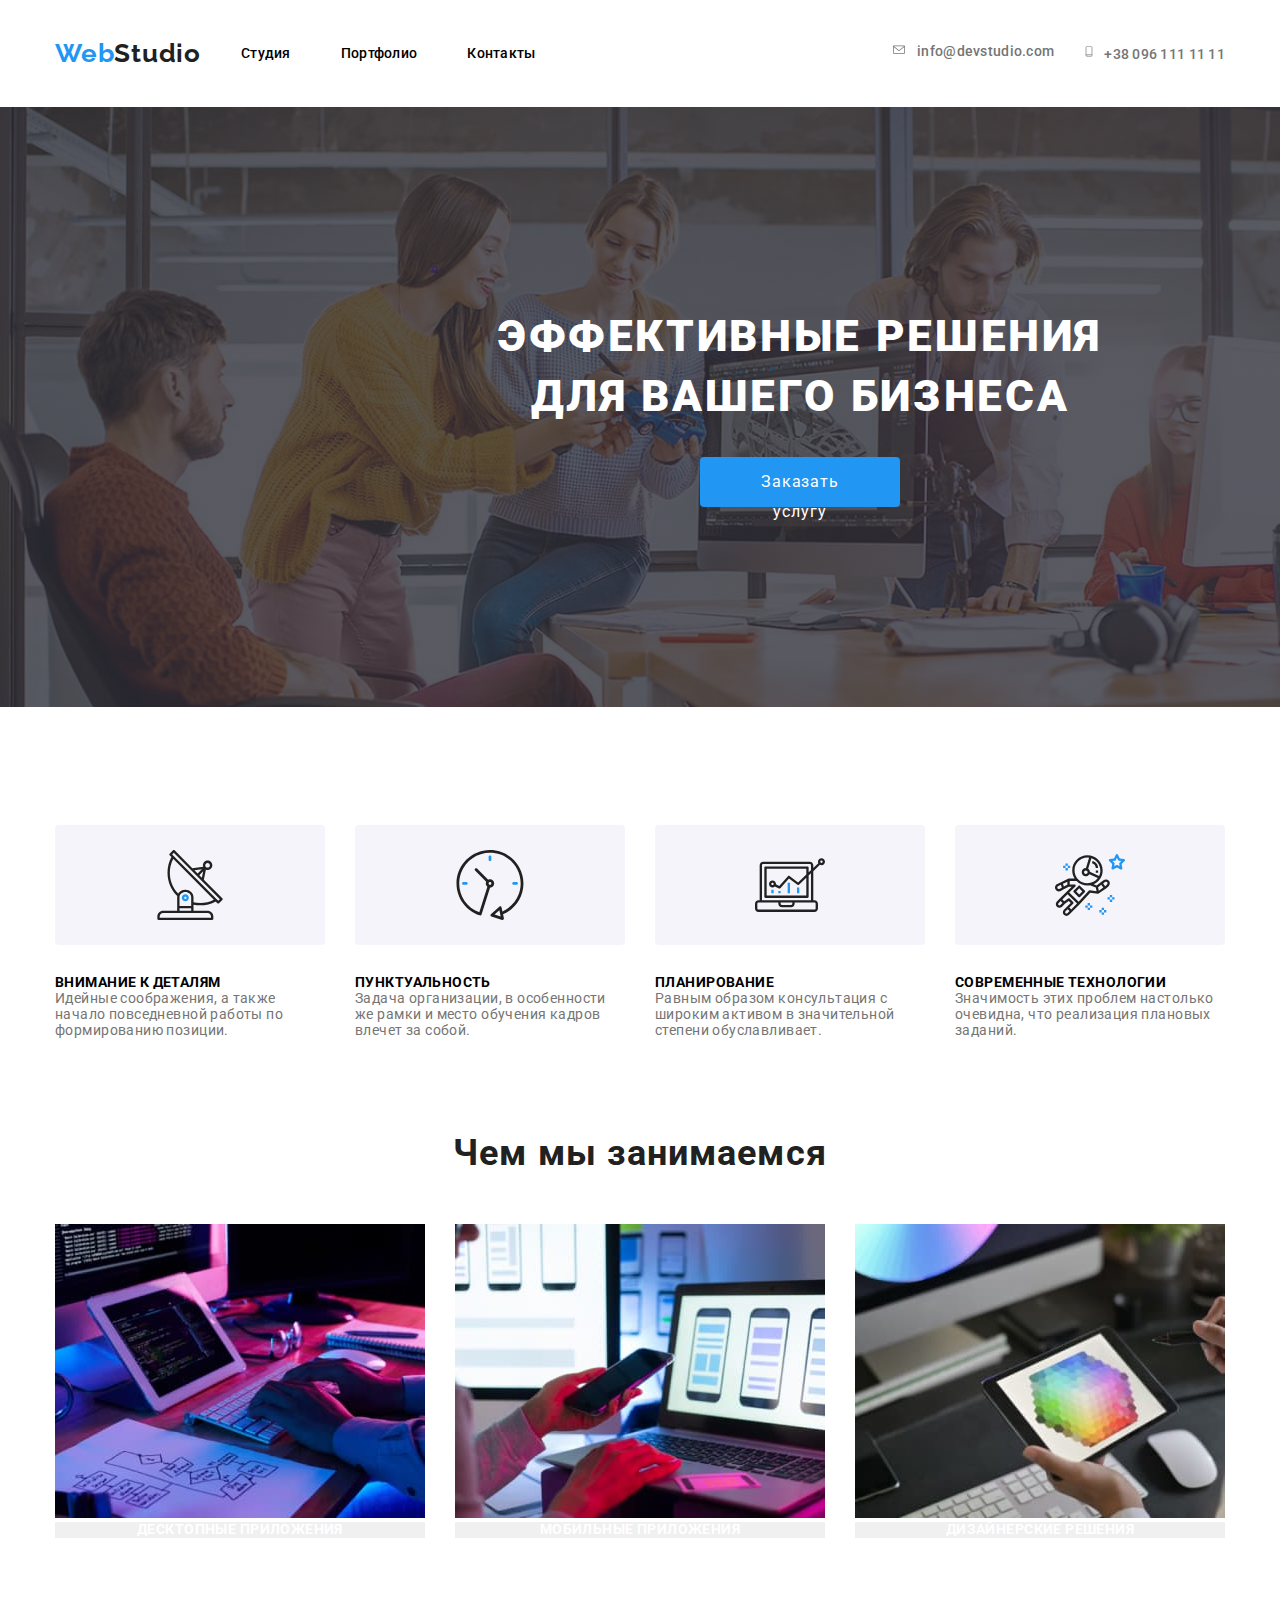
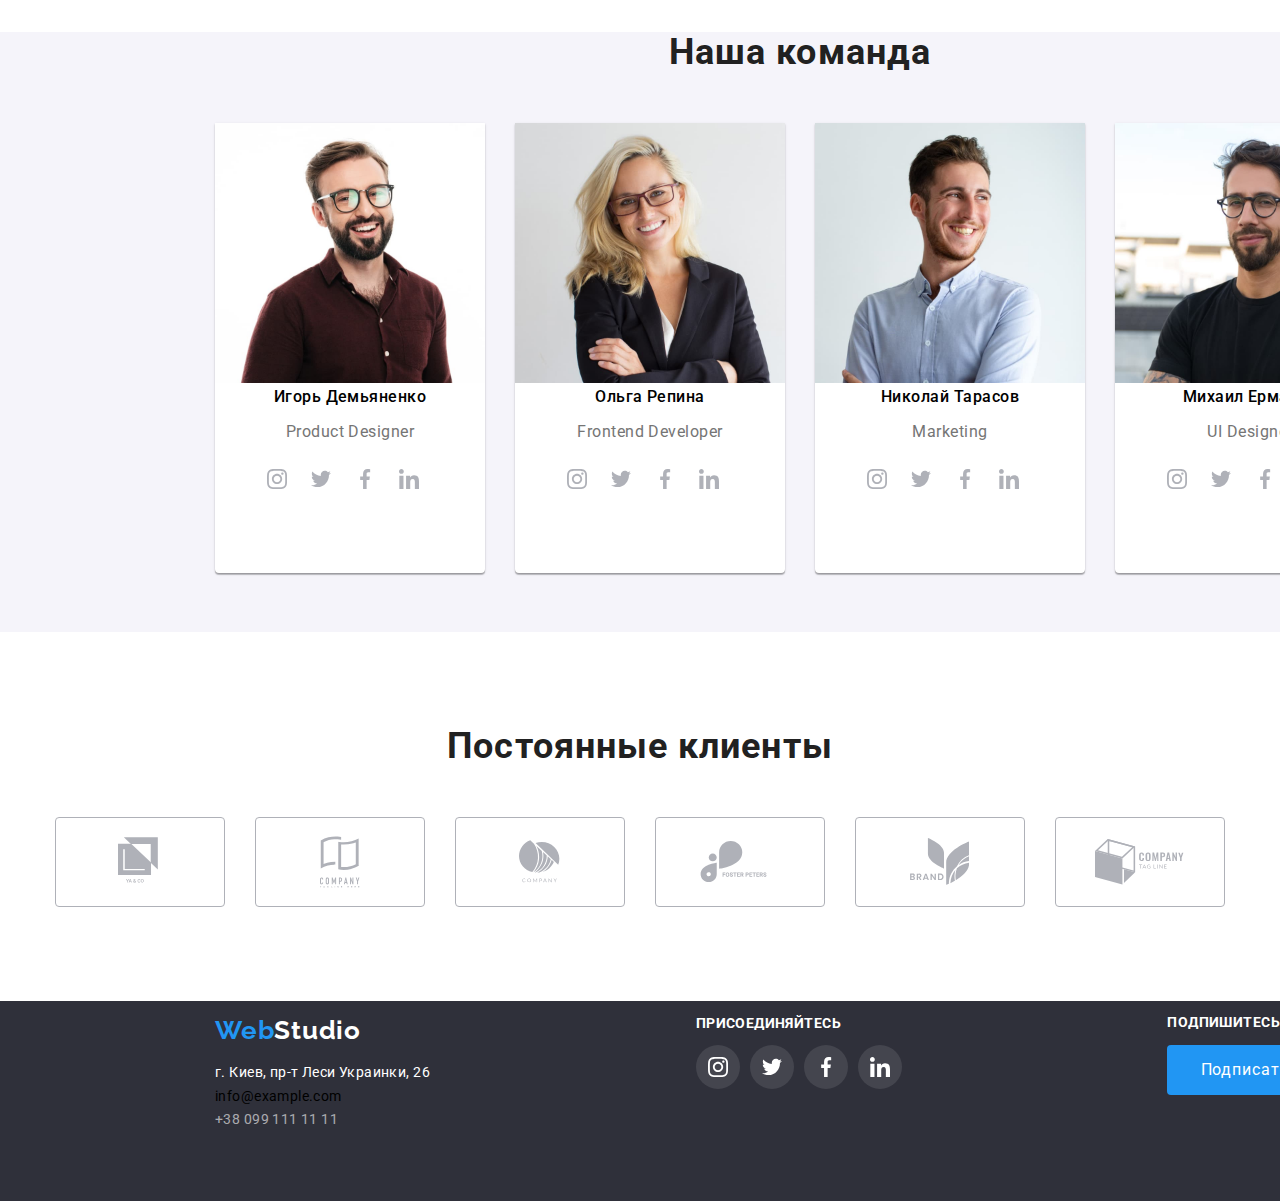
<file: index.html>
<!DOCTYPE html>
<html lang="ru">
  <head>
    <meta charset="UTF-8" />
    <meta name="viewport" content="width=device-width, initial-scale=1.0" />
    <title>Web Studio</title>
    <link rel="stylesheet" href="./css/normalize.css" />
    <link rel="stylesheet" href="./css/webstyles.css" />
    <link
      href="https://fonts.googleapis.com/css2?family=Raleway:wght@400;700&family=Roboto:wght@400;500;700&display=swap"
      rel="stylesheet"
    />
  </head>
  <body>
    <!--Шапка сайта-->
    <header>
      <div class="conteiner-a flexbox">
        <nav class="site-nav">
          <a href="/index.html" class="logo"
            ><span class="logo-part">Web</span>Studio</a
          >

          <ul class="menu-list">
            <li><a href="index.html" class="menu-link">Студия</a></li>
            <li><a href="portfolio.html" class="menu-link">Портфолио</a></li>
            <li><a href="#" class="menu-link">Контакты</a></li>
          </ul>
        </nav>

        <ul class="menu-contact">
          <li>
               <a class="menu-item " href="mailto:info@devstudio.com"
              >
              <svg class="icon-mail"  width="16" height="12">
                <use href="./images/дз4/sprite.svg#icon-envelope"></use>
              </svg>info@devstudio.com
              </a>
            
          </li>
          <li>
            <a class="menu-item" href="tell:+380961111111">
              <svg class="icon-smartphone"  width="10" height="15">
                <use href="./images/дз4/sprite.svg#icon-smartphone"></use>
              </svg>+38 096 111 11 11
            </a>
          </li>
        </ul>
      </div>
    </header>
    <!--название-->
    <main>
      <section class="overlay">
        <div class="conteiner-title">
          <h1 class="title">
            Эффективные решения <br />
            для вашего бизнеса
          </h1>
          <button class="button">Заказать услугу</button>
        </div>
      </section>

      <!--Особенности-->

      <section class="features">
        <div class="conteiner">
          <h2 class="hidden">Особенности</h2>
          <ul class="section">
            <li>
              <div class="features-block">
                <svg class="icon-features"  width="70" height="70" >
                  <use href="./images/дз4/особенности/spriteos.svg#icon-antenna"></use>
                </svg>
              </div>
              <h3 class="heading">Внимание к деталям</h3>
              <p class="text">
                Идейные соображения, а также начало повседневной работы по
                формированию позиции.
              </p>
            </li>
            <li>
              <div class="features-block">
                <svg class="icon-features"  width="70" height="70" >
                  <use href="./images/дз4/особенности/spriteos.svg#icon-clock"></use>
                </svg>
              </div>
              <h3 class="heading">Пунктуальность</h3>
              <p class="text">
                Задача организации, в особенности же рамки и место обучения
                кадров влечет за собой.
              </p>
            </li>
            <li>
              <div class="features-block">
                <svg class="icon-features"  width="70" height="70" >
                  <use href="./images/дз4/особенности/spriteos.svg#icon-diagram"></use>
                </svg>
              </div>
              <h3 class="heading">Планирование</h3>
              <p class="text">
                Равным образом консультация с широким активом в значительной
                степени обуславливает.
              </p>
            </li>
            <li>
              <div class="features-block">
                <svg class="icon-features"  width="70" height="70" >
                  <use href="./images/дз4/особенности/spriteos.svg#icon-astronaut"></use>
                </svg>
              </div>
              <h3 class="heading">Современные технологии</h3>
              <p class="text">
                Значимость этих проблем настолько очевидна, что реализация
                плановых заданий.
              </p>
            </li>
          </ul>
        </div>
      </section>
      <!--Чем мы занимаемся-->
      <section class="what-we-do">
        <div class="conteiner">
          <h2 class="subtitle">Чем мы занимаемся</h2>
          <ul class="section what">
            <li class="item">
              <img
                src="./images/дз4/новый макет/img1.jpg"
                alt="открыт ноутбук"
                width="370"
              />
              <h3 class="heading-item">Десктопные приложения</h3>
            </li>
            <li class="item">
              <img src="./images/дз4/новый макет/img2.jpg" alt="мобильный" width="370" />
              <h3 class="heading-item">Мобильные приложения</h3>
            </li>
            <li class="item">
              <img
                src="./images/дз4/новый макет/img3.jpg"
                alt="дизаин на мониторе"
                width="370"
              />
              <h3 class="heading-item">Дизайнерские решения</h3>
            </li>
          </ul>
        </div>
      </section>
      <!--Наша команда-->
      <section class="user">
        <div class="conteiner">
          <h2 class="subtitle">Наша команда</h2>
          <ul class="section our-team">
            <li class="our-items">
              <img
                src="./images/дз4/новый макет/Игорь1.jpg"
                alt="фото Игорь"
                width="270"
              />
              <h3 class="headline">Игорь Демьяненко</h3>
              <p class="caption">Product Designer</p>
              <ul class="social-flex">
                <li>
                  <a href="#" class="social">
                    <svg class="icon-social"  width="20" height="20" >
                      <use href="./images/дз4/sprite.svg#icon-instagram"></use>
                    </svg>
                    </a>
                </li>
                <li>
                  <a href="#" class="social">
                    <svg class="icon-social"  width="20" height="20" >
                      <use href="./images/дз4/sprite.svg#icon-tvitter"></use>
                    </svg>
                  </a>
                </li>
                <li>
                  <a href="#" class="social">
                    <svg class="icon-social"  width="20" height="20" >
                      <use href="./images/дз4/sprite.svg#icon-facebook"></use>
                    </svg>
                  </a>
                </li>
                <li>
                  <a href="#" class="social">
                    <svg class="icon-social"  width="20" height="20" >
                      <use href="./images/дз4/sprite.svg#icon-linkedin"></use>
                    </svg>
                  </a>
                  
                </li>
              </ul>
            </li>

            <li class="our-items">
              <img
                src="./images/дз4/новый макет/Ольга2.jpg"
                alt="фото Ольга"
                width="270"
              />
              <h3 class="headline">Ольга Репина</h3>
              <p class="caption">Frontend Developer</p>
              <ul class="social-flex">
                <li>
                  <a href="#" class="social">
                      <svg class="icon-social"  width="20" height="20" >
                        <use href="./images/дз4/sprite.svg#icon-instagram"></use>
                      </svg>
                  </a>
                </li>
                <li>
                  <a href="#" class="social">
                    <svg class="icon-social"  width="20" height="20" >
                      <use href="./images/дз4/sprite.svg#icon-tvitter"></use>
                    </svg>
                  </a>
                </li>
                <li>
                  <a href="#" class="social">
                    <svg class="icon-social"  width="20" height="20" >
                      <use href="./images/дз4/sprite.svg#icon-facebook"></use>
                    </svg>
                  </a>
                </li>
                <li>
                  <a href="#" class="social">
                    <svg class="icon-social"  width="20" height="20" >
                      <use href="./images/дз4/sprite.svg#icon-linkedin"></use>
                    </svg>
                  </a>
                </li>
              </ul>
            </li> 

            <li class="our-items">
              <img
                src="./images/дз4/новый макет/Николай3.jpg"
                alt="фото Николай"
                width="270"
              />
              <h3 class="headline">Николай Тарасов</h3>
              <p class="caption">Marketing</p>
              <ul class="social-flex">
                <li>
                  <a href="#" class="social">
                    <svg class="icon-social"  width="20" height="20" >
                      <use href="./images/дз4/sprite.svg#icon-instagram"></use>
                    </svg>
                  </a>
                </li>
                <li>
                  <a href="#" class="social">
                    <svg class="icon-social"  width="20" height="20" >
                      <use href="./images/дз4/sprite.svg#icon-tvitter"></use>
                    </svg>
                  </a>
                </li>
                <li>
                  <a href="#" class="social">
                    <svg class="icon-social"  width="20" height="20" >
                      <use href="./images/дз4/sprite.svg#icon-facebook"></use>
                    </svg>
                  </a>
                </li>
                <li>
                  <a href="#" class="social">
                    <svg class="icon-social"  width="20" height="20" >
                      <use href="./images/дз4/sprite.svg#icon-linkedin"></use>
                    </svg>
                  </a>
                  </li>
              </ul>
            </li>

            <li class="our-items">
              <img src="./images/дз4/новый макет/Михаил4.jpg" alt="фото Михаил" width="270" />
              <h3 class="headline">Михаил Ермаков</h3>
              <p class="caption">UI Designer</p>
              <ul class="social-flex">
                <li>
                  <a href="#" class="social">
                    <svg class="icon-social"  width="20" height="20" >
                      <use href="./images/дз4/sprite.svg#icon-instagram"></use>
                    </svg>
                  </a>
                </li>
                <li>
                  <a href="#" class="social">
                    <svg class="icon-social"  width="20" height="20" >
                      <use href="./images/дз4/sprite.svg#icon-tvitter"></use>
                    </svg>
                  </a>
                </li>
                <li>
                    <a href="#" class="social">
                      <svg class="icon-social"  width="20" height="20" >
                        <use href="./images/дз4/sprite.svg#icon-facebook"></use>
                      </svg>
                    </a>
                </li>
                <li>                  
                    <a href="#" class="social">
                      <svg class="icon-social"  width="20" height="20" >
                        <use href="./images/дз4/sprite.svg#icon-linkedin"></use>
                      </svg>
                    </a>
                </li>
              </ul>
            </li>
          </ul>
        </div>
      </section>
      <!--Постоянные клиенты-->
      <section class="section">
        <div class="conteiner">
          <h2 class="subtitle">Постоянные клиенты</h2>
          <ul class="section regular-client">
            <li class="clients-list">
              <a href="" class="client-sprite">
                <svg class="client-icon" width="44" height="49" >
                  <use href="./images/дз4/sprite_client.svg#icon-logo1"></use>
                </svg>
              </a>
            </li>
            <li class="clients-list">
              <a href="" class="client-sprite">
                <svg class=""  width="40" height="52" >
                  <use href="./images/дз4/sprite_client.svg#icon-logo2"></use>
                </svg>
              </a>
            </li>
            <li class="clients-list">
              <a href="" class="client-sprite">
                <svg class=""  width="41" height="43" >
                  <use href="./images/дз4/sprite_client.svg#icon-logo3"></use>
                </svg>
              </a>
            </li>
            <li class="clients-list">
              <a href="" class="client-sprite">
                <svg class=""  width="80" height="42" >
                  <use href="./images/дз4/sprite_client.svg#icon-logo4"></use>
                </svg>
              </a>
            </li>
            <li class="clients-list">
              <a href="" class="client-sprite">
                <svg class="client-logo"  width="59" height="47" >
                  <use href="./images/дз4/sprite_client.svg#icon-logo5"></use>
                </svg>
              </a>
            </li>
            <li class="clients-list">
              <a href="" class="client-sprite">
                <svg class=""  width="89" height="46" >
                  <use href="./images/дз4/sprite_client.svg#icon-logo6"></use>
                </svg>
              </a>
            </li>
          </ul>
        </div>
      </section>
    </main>
    <!--Подвал-->
    <footer class="footer">
      <div class="conteiner">
        <div class="footer-blok">
          <p>
            <a href="/index.html" class="logo-footer"
              ><span class="logo-footerpart">Web</span>Studio</a
            >
          </p>
          <address class="address">
            <ul class="block-padding">
              <li class="contacts">
                <a href=""></a>г. Киев, пр-т Леси Украинки, 26
              </li>
              <li class="contacts-item">
                <a href="mailto:info@example.com">info@example.com</a>
              </li>
              <li class="contacts-item">
                <a href="tel:+380991111111"></a>+38 099 111 11 11
              </li>
            </ul>
          </address>
        </div>
        <div class="footer-blok">
          <p class="heder-social">присоединяйтесь</p>
          <ul class="footer-social block-padding">
            <li class="link-items">
              <a href="#" class="soc-footer">
                <svg class="icon-soc-footer"  width="20" height="20" >
                  <use href="./images/дз4/sprite.svg#icon-instagram"></use>
                </svg>
              </a>
            </li>
            <li class="link-items">
              <a href="#" class="soc-footer">
                <svg class="icon-soc-footer"  width="20" height="20" >
                  <use href="./images/дз4/sprite.svg#icon-tvitter"></use>
                </svg>
              </a>
            </li>
            <li class="link-items">
              <a href="" class="soc-footer">
                <svg class="icon-soc-footer"  width="20" height="20" >
                  <use href="./images/дз4/sprite.svg#icon-facebook"></use>
                </svg>
              </a>
            </li>
            <li class="link-items">
              <a href="" class="soc-footer">
                <svg class="icon-soc-footer"  width="20" height="20" >
                  <use href="./images/дз4/sprite.svg#icon-linkedin"></use>
                </svg>
              </a>
            </li>
          </ul>
        </div>
        <div class="footer-blok">
          <p class="aside">Подпишитесь на рассылку</p>
          <button class="button fly">Подписаться</button>
        </div>
      </div>
    </footer>
  </body>
</html>
</file>
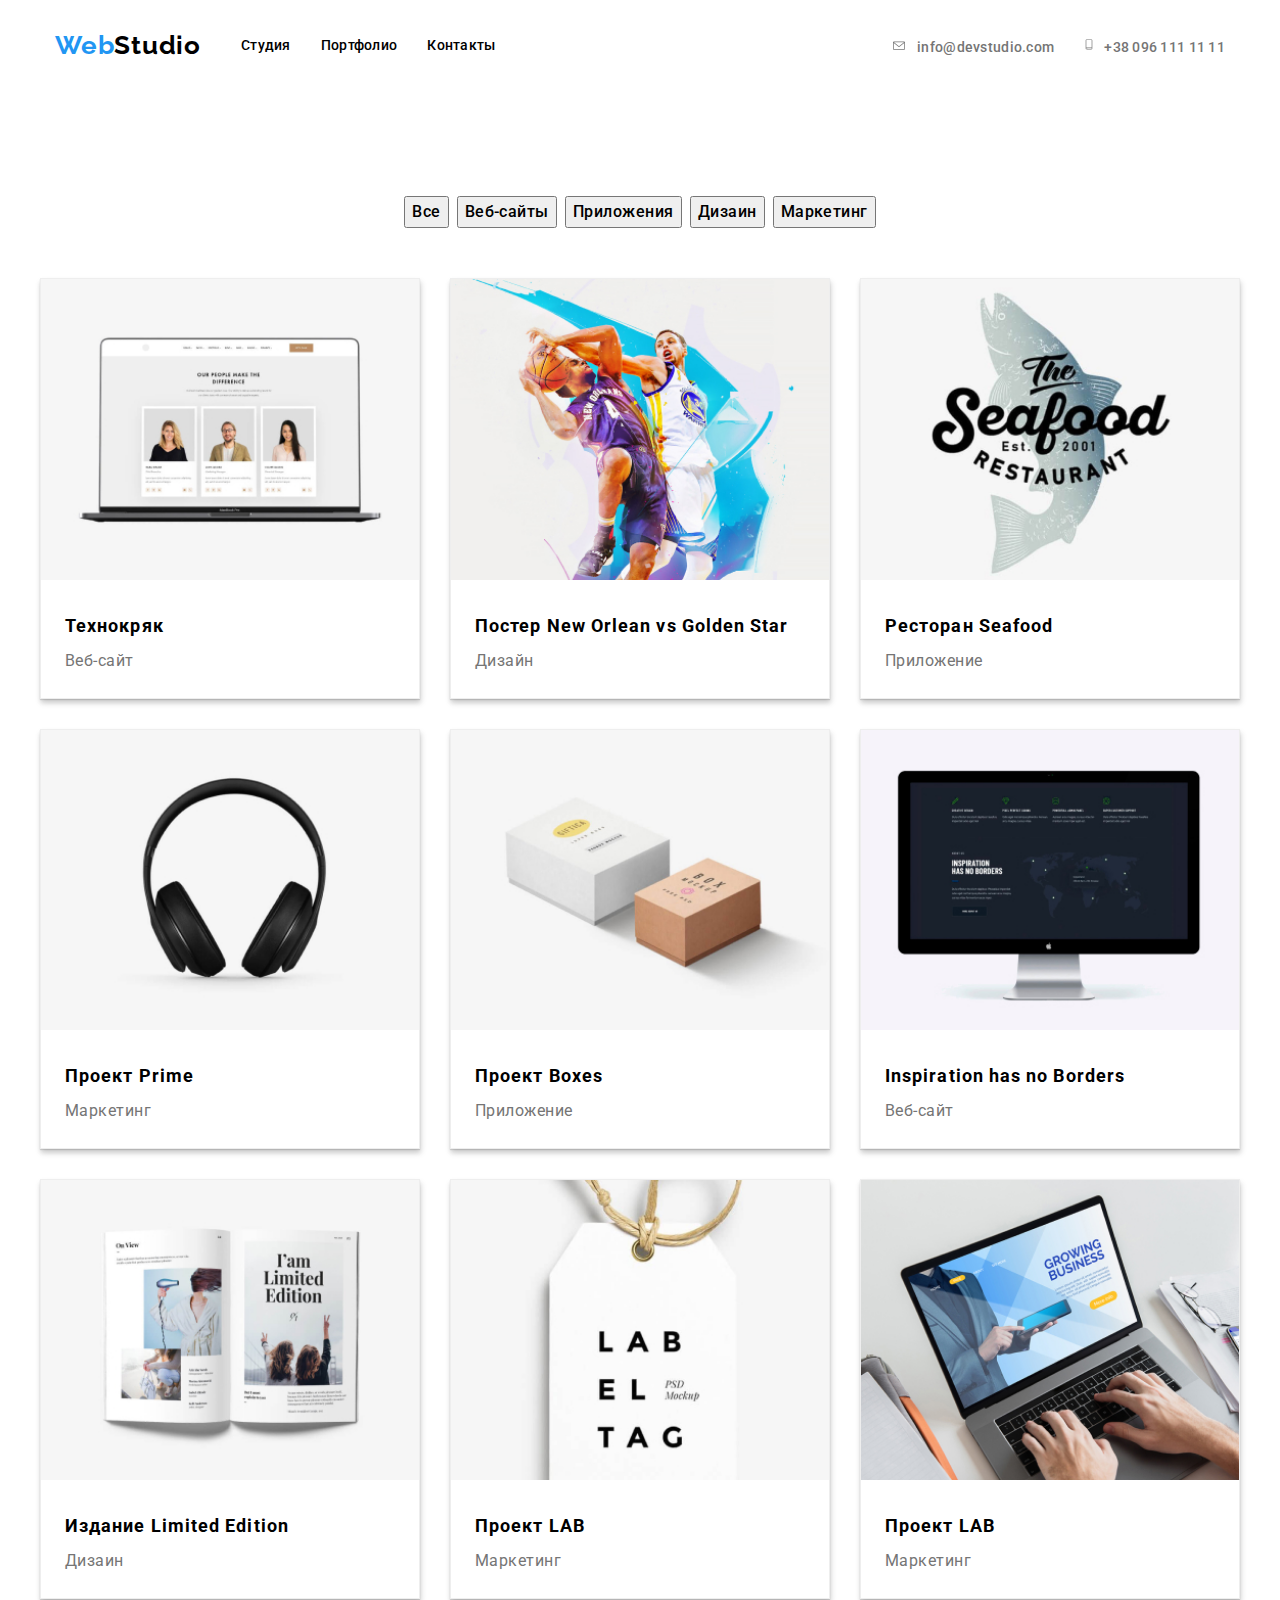
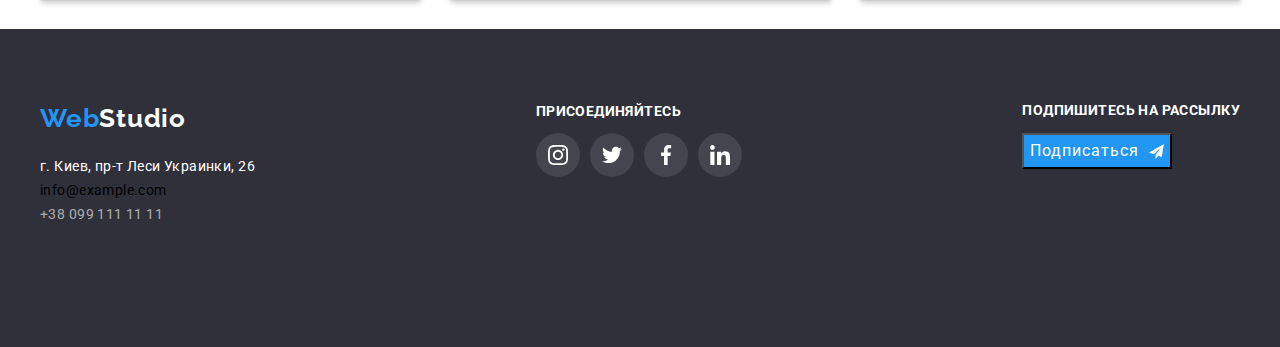
<file: portfolio.html>
<!DOCTYPE html>
<html lang="ru">
  <head>
    <meta charset="UTF-8" />
    <meta name="viewport" content="width=, initial-scale=1.0" />
    <title>Портфолио</title>
    <link rel="stylesheet" href="./css/portfoliostyles.css" />
    <link rel="stylesheet" href="./css/normalize.css" />
    <link
      href="https://fonts.googleapis.com/css2?family=Raleway:wght@400;700&family=Roboto:wght@400;500;700&display=swap"
      rel="stylesheet"
    />
  </head>
  <body>
    <!--Шапка сайта-->
    <header class="container-heder">
      <div class="main-nav">
        <nav class="nav">
          <p>
            <a href="/index.html" class="logo"><span class="logo-part">Web</span>Studio</a>
          </p>
          <ul class="menu-items flex-nav">
            <li><a href="index.html" class="menu-link">Студия</a></li>
            <li><a href="portfolio.html" class="menu-link">Портфолио</a></li>
            <li><a href="#" class="menu-link">Контакты</a></li>
          </ul>
        </nav>
        <ul class="menu-items">
          <li>
            <a class="menu-item " href="mailto:info@devstudio.com"
           >
           <svg class="icon-mail"  width="16" height="12">
             <use href="./images/дз4/sprite.svg#icon-envelope"></use>
           </svg>info@devstudio.com
           </a>
         
       </li>
       <li>
         <a class="menu-item" href="tell:+380961111111">
           <svg class="icon-smartphone"  width="10" height="15">
             <use href="./images/дз4/sprite.svg#icon-smartphone"></use>
           </svg>+38 096 111 11 11
         </a>
       </li>

        </ul>
        
      </div>
      
    </header>
    <!--Портфолио-->
    <main>
      <section class="section">
        <h1 class="caption">Портфолио</h1>
        <div class="container">
             <ul class="menu-button container-filter">
                <li><button class="btn" type="button">Все</button></li>
                <li><button class="btn" type="button">Веб-сайты</button></li>
                <li><button class="btn" type="button">Приложения</button></li>
                <li><button class="btn" type="button">Дизаин</button></li>
                <li><button class="btn" type="button">Маркетинг</button></li>
                </ul>
  
          <ul class="container-list">
            <li class="container-li">
              <a href="#"><img src="./images/img1.jpg" alt="фото1 специалистов" width="100%" />
              <div class="block-text">
                <h2 class="title">Технокряк</h2>
              <p class="subtitle">Веб-сайт</p>
               <p class="text">
                Технокряк это современная площадка распространения коронавируса.
                Компании используют эту платформу для цифрового шпионажа и атак на
                защищённые сервера конкурентов.
              </p>
              </div>
              </a>
                                        
            </li>
            <li class="container-li">
              <a href="#"><img src="./images/img2.jpg" alt="фото2 баскетболисты" width="100%" />
              <div class="block-text">
                <h2 class="title">Постер New Orlean vs Golden Star</h2>
              <p class="subtitle">Дизайн</p>
              <p class="text">
                Технокряк это современная площадка распространения коронавируса.
                Компании используют эту платформу для цифрового шпионажа и атак на
                защищённые сервера конкурентов.
              </p>
              </div>
              </a>
              </li>
            <li class="container-li">
              <a href="#"><img src="./images/img3.jpg" alt="фото3 seafood" width="100%" />
                <div class="block-text">
                <h2 class="title">Ресторан Seafood</h2>
              <p class="subtitle">Приложение</p>
              <p class="text">
                Технокряк это современная площадка распространения коронавируса.
                Компании используют эту платформу для цифрового шпионажа и атак на
                защищённые сервера конкурентов.
              </p>
              </div>
            </a>
            </li>
            <li class="container-li">
              <a href="#"><img src="./images/img4.jpg" alt="фото4 наушники" width="100%" />
                <div class="block-text">
              <h2 class="title">Проект Prime</h2>
              <p class="subtitle">Маркетинг</p>
              <p class="text">
                Технокряк это современная площадка распространения коронавируса.
                Компании используют эту платформу для цифрового шпионажа и атак на
                защищённые сервера конкурентов.
              </p>
                </div>
              </a>
            </li>
            <li class="container-li">
              <a href="#"><img src="./images/img5.jpg" alt="фото5 две коробки" width="100%" />
                <div class="block-text">
              <h2 class="title">Проект Boxes</h2>
              <p class="subtitle">Приложение</p>
              <p class="text">
                Технокряк это современная площадка распространения коронавируса.
                Компании используют эту платформу для цифрового шпионажа и атак на
                защищённые сервера конкурентов.
              </p>
               </div>
              </a>
            </li>
            <li class="container-li">
              <a href="#">
                <img src="./images/img6.jpg" alt="фото6 открыт сайт на мониторе" width="100%" />
              <div class="block-text">
              <h2 class="title">Inspiration has no Borders</h2>
              <p class="subtitle">Веб-сайт</p>
              <p class="text">
                Технокряк это современная площадка распространения коронавируса.
                Компании используют эту платформу для цифрового шпионажа и атак на
                защищённые сервера конкурентов.
              </p>
              </div>
              </a>
              </li>
            <li class="container-li">
              <a href="#">
              <img src="./images/img7.jpg" alt="журнал Limited Edition" width="100%" />
              <div class="block-text">
              <h2 class="title">Издание Limited Edition</h2>
              <p class="subtitle">Дизаин</p>
              <p class="text">
                Технокряк это современная площадка распространения коронавируса.
                Компании используют эту платформу для цифрового шпионажа и атак на
                защищённые сервера конкурентов.
              </p>
              </div>
              </a>
            </li>
        
            <li class="container-li">
              <a href="#">
              <img src="./images/img8.jpg" alt="реклама" width="100%" />
              <div class="block-text">
              <h2 class="title">Проект LAB</h2>
              <p class="subtitle">Маркетинг</p>
              <p class="text">
                Технокряк это современная площадка распространения коронавируса.
                Компании используют эту платформу для цифрового шпионажа и атак на
                защищённые сервера конкурентов.
              </p>
              </div>
              </a>
            </li>
            <li class="container-li">
              <a href="#">
              <img src="./images/img9.jpg" alt="открыт ноутбук" width="100%" />
              <div class="block-text">
              <h2 class="title">Проект LAB</h2>
              <p class="subtitle">Маркетинг</p>
              <p class="text">
                Технокряк это современная площадка распространения коронавируса.
                Компании используют эту платформу для цифрового шпионажа и атак на
                защищённые сервера конкурентов.
              </p>
              </div>
              </a>

            </li>
          </ul>
        
        </div>
      </section>
            
    </main>
    <!--Подвал-->
    <footer class="footer">
      <div class="container">
            <div class="footer-blok">
              <p>
                <a href="/index.html" class="logo-footer"><span class="logo-footerpart">Web</span>Studio</a></p>
              <address class="address">
                <ul class="block-padding">
                  <li class="contacts"><a href=""></a>г. Киев, пр-т Леси Украинки, 26</li>
                  <li class="contacts-item"><a href="mailto:info@example.com">info@example.com</a></li>
                  <li class="contacts-item"><a href="tel:+380991111111"></a>+38 099 111 11 11</li>
                </ul>
              </address>
            </div>
            <div class="footer-blok">
              <p class="heder-social">присоединяйтесь</p>
              <ul class="footer-social block-padding">
                <li class="link-items">
                  <a href="#" class="soc-footer">
                    <svg class="icon-soc-footer"  width="20" height="20" >
                      <use href="./images/дз4/sprite.svg#icon-instagram"></use>
                    </svg>
                  </a>
                </li>
                <li class="link-items">
                  <a href="#" class="soc-footer">
                    <svg class="icon-soc-footer"  width="20" height="20" >
                      <use href="./images/дз4/sprite.svg#icon-tvitter"></use>
                    </svg>
                  </a>
                </li>
                <li class="link-items">
                  <a href="" class="soc-footer">
                    <svg class="icon-soc-footer"  width="20" height="20" >
                      <use href="./images/дз4/sprite.svg#icon-facebook"></use>
                    </svg>
                  </a>
                </li>
                <li class="link-items">
                  <a href="" class="soc-footer">
                    <svg class="icon-soc-footer"  width="20" height="20" >
                      <use href="./images/дз4/sprite.svg#icon-linkedin"></use>
                    </svg>
                  </a>
                </li>
              </ul>
            </div>
            <div class="footer-blok">
              <p class="aside">Подпишитесь на рассылку</p>
              <button class="button fly">Подписаться</button>
            </div>
      </div>   
    </footer>
  </body>
</html>
</file>
<file: css/webstyles.css>
/*Домашнее задание 4*/


.menu-link:focus,
.menu-link:hover {
  color:  #2196f3;
  fill:  #2196f3;
}

a {
  text-decoration:none;
color: #000 
}
/*Хедер*/
.overlay {
background-image: linear-gradient(
  
 rgba(47, 48, 58, 0.8),
 rgba(47, 48, 58, 0.8)
    
 ), url(../images/дз4/Header.jpg);
  background-color: #000000;
  background-size: cover;
  background-repeat: no-repeat;
  background-position: center;
  margin-bottom: 94px;
  margin-left: auto;
  margin-right: auto;
  height: 600px;
  width: 1600px;
}

.title {
  padding-top: 200px
}
/*контакты в шапке*/

.menu-item {
   color: #757575;
  fill: #757575;
}

.menu-item:focus,
.menu-item:hover {
  color:  #2196f3;
  fill:  #2196f3;
}


  .icon-mail {
  margin-right: 10px;
  width: 16px;
  height: 12px;
  fill: currentColor;
  }


  .icon-smartphone{
  margin-right: 10px;
  width: 10px;
  height: 15px;
  fill: currentColor;
  }


}
/*.mail::before {
  display: inline-block;
  background-image: url(../images/дз4/envelope.svg);
  background-size: contain;
  background-repeat: no-repeat;
  background-position: center;
  background-position: bottom;
  padding-right: 20px;
    width: 15px;
  height: 15px;
  align-self: flex-end;
  content: "" ;*/
  

}
/*
.mob::before {
  display: inline-block;
  content: "" ;
  background-image: url(../images/дз4/smartphone.svg);
  background-size: cover;
  width: 15px;
  height: 15px;
  padding-right: 20px;
  background-size: contain;
  background-repeat: no-repeat;
  background-position: bottom;
  align-self: flex-end;*/

}
  /*особенности */

.feature li:not(:last-child) {
  margin-right: 30px;
  padding:  0;
  margin: 0;
}


.features-block {
   display:flex;
    height: 120px;
    width: 270px;
   background-color: #F5F4FA;
   border-radius: 4px;
   margin-bottom: 30px;
   align-items: center;
   justify-content: center;
}


.icon-features{
   height: 70px;
    width: 70px;
    
}



.social {
  display: flex;
  align-items: center;
  justify-content: center;
  width: 44px;
  height: 44px;
  border-radius: 50%;
  padding: 0;
  margin: 0;
  color:#afb1b8 ;
  
}


.social:hover,
.social:focus {
   background-color: var(--accent-color);
   color: #ffffff;
}

.icon-social {
  fill: currentColor;
  
 
}


/*постоянные клиенты*/

.client-sprite {
  display: flex;
  align-items: center;
  justify-content: center;
  width: 170px;
  height: 90px;
  border-radius: 4px;
  border: 1px solid #afb1b8;
  color: #afb1b8;
 
}
.client-sprite:hover,
.client-sprite:focus {
  color: var(--accent-color);
  border-color: var(--accent-color);
}

.client-sprite {
  fill: currentColor;

}
.client-icon {
  width: 44px;
  height: 59px;
}

/*наша команда*/
.our-items {
box-shadow: 0px 1px 3px rgba(0, 0, 0, 0.12), 0px 1px 1px rgba(0, 0, 0, 0.14), 0px 2px 1px rgba(0, 0, 0, 0.2);
border-radius: 0px 0px 4px 4px;}




/*соцсети футер*/



.soc-footer {
  
  justify-content: center;
  align-items: center;
  display: flex;
  width: 44px;
  height: 44px;
  background-color: rgba(255, 255, 255, 0.1);
  fill: #ffffff;
  border-radius: 50%;
}

.soc-footer:hover,
.soc-footer:focus {
background-color: var(--accent-color);
}


/*кнопка футер*/
 .fly::after {
   display:inline-block;
   content: "";
   width: 15px;
   height: 15px;
   margin-left: 10px;
   background-image: url(../images/дз4/fly.svg);
   background-size: contain;
   background-repeat: no-repeat;
   background-position: right;
  
 }
 




:root {
   --main-txt-color: #212121;
   --part-txt-color: #ffffff;
  --accent-color: #2196f3;
  --accent-bg-color: #2196f3;
  --main-bg-color: #ffffff;
  --sec-txt-color: #757575;
  --features-bg-color: #f5f4fa;
  --footer-bg-color: #2f303a;
  }
html {
  box-sizing: border-box;
}
*,
*::before,
*::after{
  box-sizing: inherit;
}

  .site-nav {
    display: flex;
    align-items: center;
    margin-right: auto;
    letter-spacing: 0.02em;
  
  }
  .conteiner-a {
    width: 1200px;
    padding: 0 15px;
    margin: 0 auto;
  }

 .conteiner {
  width: 1200px;
  padding: 0 15px;
  margin: 0 auto;
  margin-bottom: 94px;
  /*outline: 2px solid #2196f3;*/
  
}

.flexbox {
  display: flex;
  /*
  justify-content: flex-end;*/
  
}



body {
font-family: "Roboto", sans-serif;
font-style: normal;
font-weight: bold;
font-size: 14px;
line-height: 1.14;
letter-spacing: 0.03em;
  background:var(--main-bg-color);
}
.title {
font-family: "Roboto", sans-serif;
color: var(--part-txt-color);
font-style: normal;
font-weight: 900;
font-size: 44px;
line-height: 1.36;
text-align: center;
letter-spacing: 0.06em;
text-transform: uppercase;

margin-bottom: 30px;

}
.conteiner-title{
  width: 1200px;
  padding: 0 15px;
  margin: 0 auto;
/* outline: 2px solid #2196f3;*/

  display: flex;
  flex-direction: column;
align-items: center;

}
  

h1,h2, h3, h4{
  margin: 0;
}
.logo{
font-family: "Raleway", sans-serif;
font-style: normal;
font-weight: bold;
font-size: 26px;
line-height: 1.19;
letter-spacing: 0.03em;
text-decoration: none;
color: var(--main-txt-color);
}
.logo-part {
  color:var(--accent-color);
}
.hidden {
color: var(--part-txt-color);
}
.menu-link {
  font-style: normal;
  font-weight: 500;
  font-size: 14px;
  line-height: 1.14;
  letter-spacing: 0.02em;
  text-decoration: none;
}
.menu-list {
  list-style: none;
  display: flex;
  }
  .menu-list li {
  padding-top: 30px;
  padding-bottom: 30px;
 
margin-right: 50px;

  }
  .menu-contact{
  list-style: none;
  text-decoration: none;
  display: flex;
  }
  .menu-contact li {
  padding-top: 30px;
  padding-bottom: 30px;
/*outline: 2px solid #2196f3;*/
 margin-right: 30px;
  }
.menu-item {
font-style: normal;
text-decoration: none;
font-weight: 500;
font-size: 14px;
line-height: 1.14px;
letter-spacing: 0.02em; 
color: var(--sec-txt-color)
  }
.menu-contact li:nth-child(2n+0){
  margin-right: 0;
}

  /*.menu-item:focus,
  .menu-item:hover {
  color: var(--accent-color);*/
  }

.menu-link:focus,
.menu-link:hover {
  color:var(--accent-color);
  }
.btn:hover,
 .btn:focus{background: var(--accent-bg-color);
color: var(--features-bg-color);
}

.subtitle {
font-style: normal;
font-weight: bold;
font-size: 36px;
text-align: center;
letter-spacing: 0.03em;
color:  var(--main-txt-color);


margin-top: 0;
margin-bottom: 0;
padding-bottom: 50px;
align-items: center;

}


.heading {
font-style: normal;
font-weight: bold;
font-size: 14px;
line-height: 1.14;
letter-spacing: 0.03em;
text-transform: uppercase;
text-decoration: none;
}
.heading-item {
font-style: normal;
font-weight: bold;
font-size: 14px;
line-height: 1.14;
text-align: center;
letter-spacing: 0.03em;
text-transform: uppercase;
color: var(--part-txt-color);
background:  #f0f0f0
}


.text { 
font-style: normal;
font-weight: normal;
font-size: 14px;
/*line-height: 1.71px;*/
letter-spacing: 0.03em;
color: var(--sec-txt-color);
margin-bottom: 0; margin: 0;
}

.section {
list-style:none;
display: flex;
padding: 0;
margin: 0;
/*margin-bottom: 94px;*/
}

 .headline {
font-style: normal;
font-weight: 500;
font-size: 16px;
line-height: 1.19;
text-align: center;
letter-spacing: 0.03em;
text-decoration: none;

 }


.user{
 background:var(--features-bg-color);

 margin-bottom: 94px;
 background-size: cover;
background-repeat: no-repeat;
background-position: center;
margin-left: auto;
margin-right: auto;
height: 600px;
width: 1600px;
}

.caption{
font-style: normal;
font-weight: normal;
font-size: 16px;
line-height: 1.19;
text-align: center;
letter-spacing: 0.03em;
color:var(--sec-txt-color);
text-decoration: none;
}

.footer{
font-family: "Roboto", sans-serif, 

font-style: normal;
font-weight: normal;
font-size: 14px;
line-height: 1.71;
letter-spacing: 0.03em;
background: var(--footer-bg-color) ;

background-size: cover;
background-repeat: no-repeat;
background-position: center;
margin-left: auto;
margin-right: auto;
height: 200px;
width: 1600px;

} 

.logo-footer{
font-family: "Raleway", sans-serif;
font-style: normal;
font-weight: bold;
font-size: 26px;
line-height: 1.19;
letter-spacing: 0.03em;
text-decoration: none;
color:var(--part-txt-color);

}
.logo-footerpart {
  color: var(--accent-color);
}

.contacts {
font-style: normal;
color: var(--part-txt-color);
text-decoration: none;
}

.contacts-item {
  text-decoration: none;
  font-style: normal;
  list-style: none;
  color: rgba(255, 255, 255, 0.6);
}

.heder-social{
font-family: Roboto;
font-style: normal;
font-weight: bold;
font-size: 14px;
line-height: 16px;
letter-spacing: 0.03em;
text-transform: uppercase;
color: var(--part-txt-color);
}
.aside {
font-weight: bold;
line-height: 1.14;
text-transform: uppercase;
color:var(--part-txt-color);
}

.button {
font-size: 16px;
line-height: 1.87;
align-items: center;
text-align: center;
display: inline-block;
letter-spacing: 0.06em;
color: var(--part-txt-color);
background:var(--accent-bg-color);
width: 200px;
height: 50px;
border: transparent;
border-radius: 4px;
padding: 10px 32px;

}
.button:focus,
 .button:hover {background:var(--accent-bg-color);
color: var(--features-bg-color);
 }

/*<!--Флекс оформление-->
 <!--Особенности-->*/

.features{
  display: flex;
  padding: 0;
  margin: 0;
  width: calc((1200 - 90px) / 4);


}
.features li {
   margin-right: 30px;
}
.features li:nth-child(4n+0) {
  margin-right: 0;
}

 /*<!--Чем мы занимаемся-->*/

.item {
width: calc((100% - 60px) / 3);
}

.what {
  list-style: none;
  display: flex;
  padding: 0;
  margin: 0;
  margin-bottom: 94px;
  }
.what li {
  margin-right: 30px;
}
.item:nth-child(3n+0) {
  margin-right: 0;
}
/*<!--Наша команда-->*/
.our-team {
  display: flex;
  padding: 0;
  margin: 0;
  
  }

.our-team li{
  background: var(--main-bg-color);
  padding-bottom: 36px;
}

.our-team{
 display: flex;
 /*flex-wrap: wrap;*/
  padding: 0;
  margin: 0;
  padding-bottom: 94px;
  }

.our-items{
 width: calc((100% - 30px * 3) / 4);
  margin-right: 30px;}

.our-items:nth-child(4n+0) {
  margin-right: 0;
}

.social-flex{
  display: flex;
  list-style: none;
  /*padding-left: 0;*/
  justify-items: center;
  align-items: center;
}

  <!--Постоянные клиенты-->
.regular-client {
   display: flex;
   flex-wrap: wrap;
  padding: 0;
  margin: 0;

  }

.clients-list {
 width: calc((100% - 30px * 5) / 6);
  margin-right: 30px;

}

.clients-list:nth-child(6n+0) {
  margin-right: 0;
}

/*футер*/

.footer {
  background-color: #2f303a;
  
}
  
  

.footer > .conteiner {
  display: flex;
  justify-content: space-between;
}
.footer-block > a.logo {
    display: inline-block;
    margin-top: 60px;
    margin-left: 0;
  }

.address {
    margin-bottom: 60px;
     margin-top: 20px;
    list-style: none;
  color: var(--part-txt-color);
  list-style: none;
  margin-top: 9px;
  padding: 0;
}
.block-padding{
  padding-left: 0;
  padding-right: 0;
}

.address .contacts {
  color: var(--part-txt-color);
  list-style: none;
  margin-top: 9px;
  padding: 0;
}

.footer-block >.heder-social{
  display: flex;
  justify-content: space-evenly;
  text-transform: uppercase;
  font-size: 14px;
  margin-top: 72px;
  margin-bottom: 20px;
}

.footer-social  {
  display: flex;
   list-style: none;

}
.link-items:not(:last-child) {
    margin-right: 10px;
  }
</file>
<file: css/portfoliostyles.css>
/*домашнее задание 4*/
/*контакты в шапке*/

a {
  text-decoration:none;
  color: #000 
}

.menu-item {
  color: #757575;
 fill: #757575;
}

.menu-item:focus,
.menu-item:hover {
 color:  #2196f3;
 fill:  #2196f3;
}


 .icon-mail {
 margin-right: 10px;
 width: 16px;
 height: 12px;
 fill: currentColor;
 }


 .icon-smartphone{
 margin-right: 10px;
 width: 10px;
 height: 15px;
 fill: currentColor;
 }


/*Портфолио*/

.block-text{
padding-left: 24px;
padding-right: 24px;
padding-bottom: 20px;
padding-top: 20px;
}

.container-li {
margin-bottom: 30px;
border: 1px solid #EEEEEE;
box-shadow: 0px 1px 1px rgba(0, 0, 0, 0.12), 0px 4px 4px rgba(0, 0, 0, 0.06), 1px 4px 6px rgba(0, 0, 0, 0.16)
}


.img {
  display: block;
  max-width: 100%;
  height: auto;
}


/*соцсети футер*/
.soc-footer {
  
  justify-content: center;
  align-items: center;
  display: flex;
  width: 44px;
  height: 44px;
  background-color: rgba(255, 255, 255, 0.1);
  fill: #ffffff;
  border-radius: 50%;
}

.soc-footer:hover,
.soc-footer:focus {
background-color: var(--accent-color);
}


/*кнопка футер*/
 .fly::after {
   display:inline-block;
   content: "";
   width: 15px;
   height: 15px;
   margin-left: 10px;
   background-image: url(../images/дз4/fly.svg);
   background-size: contain;
   background-repeat: no-repeat;
   background-position: right;
  
 }
 








html {
  box-sizing: border-box;
}
*,
*::before,
*::after{
  box-sizing: inherit;
}

h1,
h2,
h3 {
  margin-top: 0;
  margin-bottom: 0;
}

/*навигация*/
 .container-heder {
  width: 1200px;
  padding: 0 15px;
  margin: 0 auto;
  /*outline: 2px solid #2196f3;*/
  
}
.nav {
  display: flex;
  align-items: center;
}
.main-nav {
  display: flex;
  align-items: center;
}
.menu-items{
    display: flex;
    align-items: center;
    margin-left: auto;
    list-style: none;
}

.flex-nav {
    display: flex;
}
.flex-nav li + li {
 margin-left: 50px;
}
.flex-nav li {
/*outline: 2px solid #2196f3;*/
}
.menu-link {
  display: block;
  padding-top: 20px;
  padding-bottom: 20px;
  }

  .menu-items {
    display: flex;
      }
  .menu-items li + li {
 margin-left: 30px;
  }
  .menu-button li + li {
    margin-left: 8px;
    list-style: none;

  
  }
  
 /*.menu-main{
   display: flex;
   list-style: none;
 }
  .menu-main li + li {
 margin-left: 30px;
}


/*<!--Флекс оформление-->*/
.container {
  width: 1200px;
  margin-left: auto;
  margin-right: auto;
  /*outline: 2px solid #f06e22;*/
}
   
.section {
  /*padding: 94px 0;
  background-color: rgb(195, 226, 187); */
}

.container-filter {
  display: flex;
  justify-content: center;
  list-style: none;
  margin: 0;
  padding: 0;
  

}
.button:not(:last-child) {
  margin-right: 8px
  border-radius: 4px;
}
/*блоки*/

.container-list {
  display: flex;
  flex-wrap: wrap;
  margin: 0;
  padding: 0;
  margin-top: 50px;
}
.container-li {
  display: block;
 margin-right: 30px;
  width: calc((100% - 60px) / 3); 
 /* width: 370px;
   margin-right: 30px; 
  /*margin-bottom: 30px;*/
   
}
.container-li:nth-child(3n+0) {
  margin-right: 0;
}
/*футер*/
.footer {
  background-color: #2f303a;
  padding: 60px 0;}

.footer > .container {
  display: flex;
  justify-content: space-between;
}
.footer-block > a.logo {
    display: inline-block;
    margin-top: 60px;
  }

.address {
  margin-top: 20px;
    margin-bottom: 60px;
    list-style: none;
}

.address .contacts {
  color: var(--part-txt-color);
  list-style: none;
  margin-top: 9px;
  padding: 0;
}
.block-padding{
  padding-left: 0;
  padding-right: 0;
}

.footer-block >.heder-social{
  display: flex;
  justify-content: space-evenly;
  text-transform: uppercase;
  font-size: 14px;
  margin-top: 72px;
  margin-bottom: 20px;
}

.footer-social  {
  display: flex;
   list-style: none;

}
.link-items:not(:last-child) {
    margin-right: 10px;
  }


:root {
   --main-txt-color: #212121;
   --part-txt-color: #ffffff;
  --accent-color: #2196f3;
  --accent-bg-color: #2196f3;
  --main-bg-color: #ffffff;
  --sec-txt-color: #757575;
  --features-bg-color: #f5f4fa;
  --footer-bg-color: #2f303a;
}


body {
  font-family: "Roboto", sans-serif;
  font-size: 18px;
  line-height: 1.56;
  letter-spacing: 0.03em;
  color: var(--main-txt-color);
  background: var(--main-bg-color);
}
.caption {
  color: var(--part-txt-color);
;
}
.logo{
font-family: "Raleway", sans-serif;
font-style: normal;
font-weight: bold;
font-size: 26px;
line-height: 1.19;
letter-spacing: 0.03em;
text-decoration: none;
}
.logo-part {
  color: var(--accent-color);
}

.menu-link {
  font-style: normal;
  font-weight: 500;
  font-size: 14px;
  line-height: 1.14;
  letter-spacing: 0.02em;
  text-decoration: none;
}
.menu-list {
  list-style: none;
}
.menu-item {
font-style: normal;
font-weight: 500;
font-size: 14px;
line-height: 1.14px;
letter-spacing: 0.02em; 
color: var(--sec-txt-color);
  }
  .menu-item:focus,
  .menu-item:hover {
  color:  var(--accent-color);
  }

.menu-link:focus,
.menu-link:hover {
  color:  var(--accent-color);
  }
.btn:hover,
 .btn:focus{background:var(--accent-bg-color);
color: var(--features-bg-color);}


  .btn{
font-style: normal;
font-weight: 500;
font-size: 16px;
line-height: 1.62;
text-align: center;
letter-spacing: 0.03em;
}


.title {
font-style: normal;
font-weight: bold;
font-size: 18px;
line-height: 2;
letter-spacing: 0.06em;
text-decoration: none;

}
.subtitle {
font-style: normal;
font-weight: normal;
font-size: 16px;
line-height: 1.88px;
letter-spacing: 0.03em;
color: var(--sec-txt-color);
text-decoration: none;

}
.text { 
  display: none;
font-style: normal;
font-weight: normal;
font-size: 18px;
line-height: 1.56;
letter-spacing: 0.03em;
text-decoration: none;
color: var(--part-txt-color);
background: var(--accent-bg-color)

}
.footer{
font-style: normal;
font-weight: normal;
font-size: 14px;
line-height: 1.71;
letter-spacing: 0.03em;
background:var(--footer-bg-color);
} 

.logo-footer{
font-family: "Raleway", sans-serif;
font-style: normal;
font-weight: bold;
font-size: 26px;
line-height: 1.19;
letter-spacing: 0.03em;
text-decoration: none;
color:var(--part-txt-color)
}
.logo-footerpart {
  color: var(--accent-color);
}

.contacts {
font-style: normal;
color:var(--part-txt-color);
}

.contacts-item {
  text-decoration: none;
    list-style: none;
  font-style: normal;
  color: rgba(255, 255, 255, 0.6);
}

.heder-social{
font-family: Roboto;
font-style: normal;
font-weight: bold;
font-size: 14px;
line-height: 16px;
letter-spacing: 0.03em;
text-transform: uppercase;
color: var(--part-txt-color);
}

.aside {
font-weight: bold;
line-height: 1.14;
text-transform: uppercase;
color: var(--part-txt-color);
}

.button {
 font-size: 16px;
line-height: 1.87;
display: flex;
align-items: center;
text-align: center;
letter-spacing: 0.06em;
color: var(--part-txt-color);
background:var(--accent-bg-color);
}
.button:focus,
.button:hover
</file>
